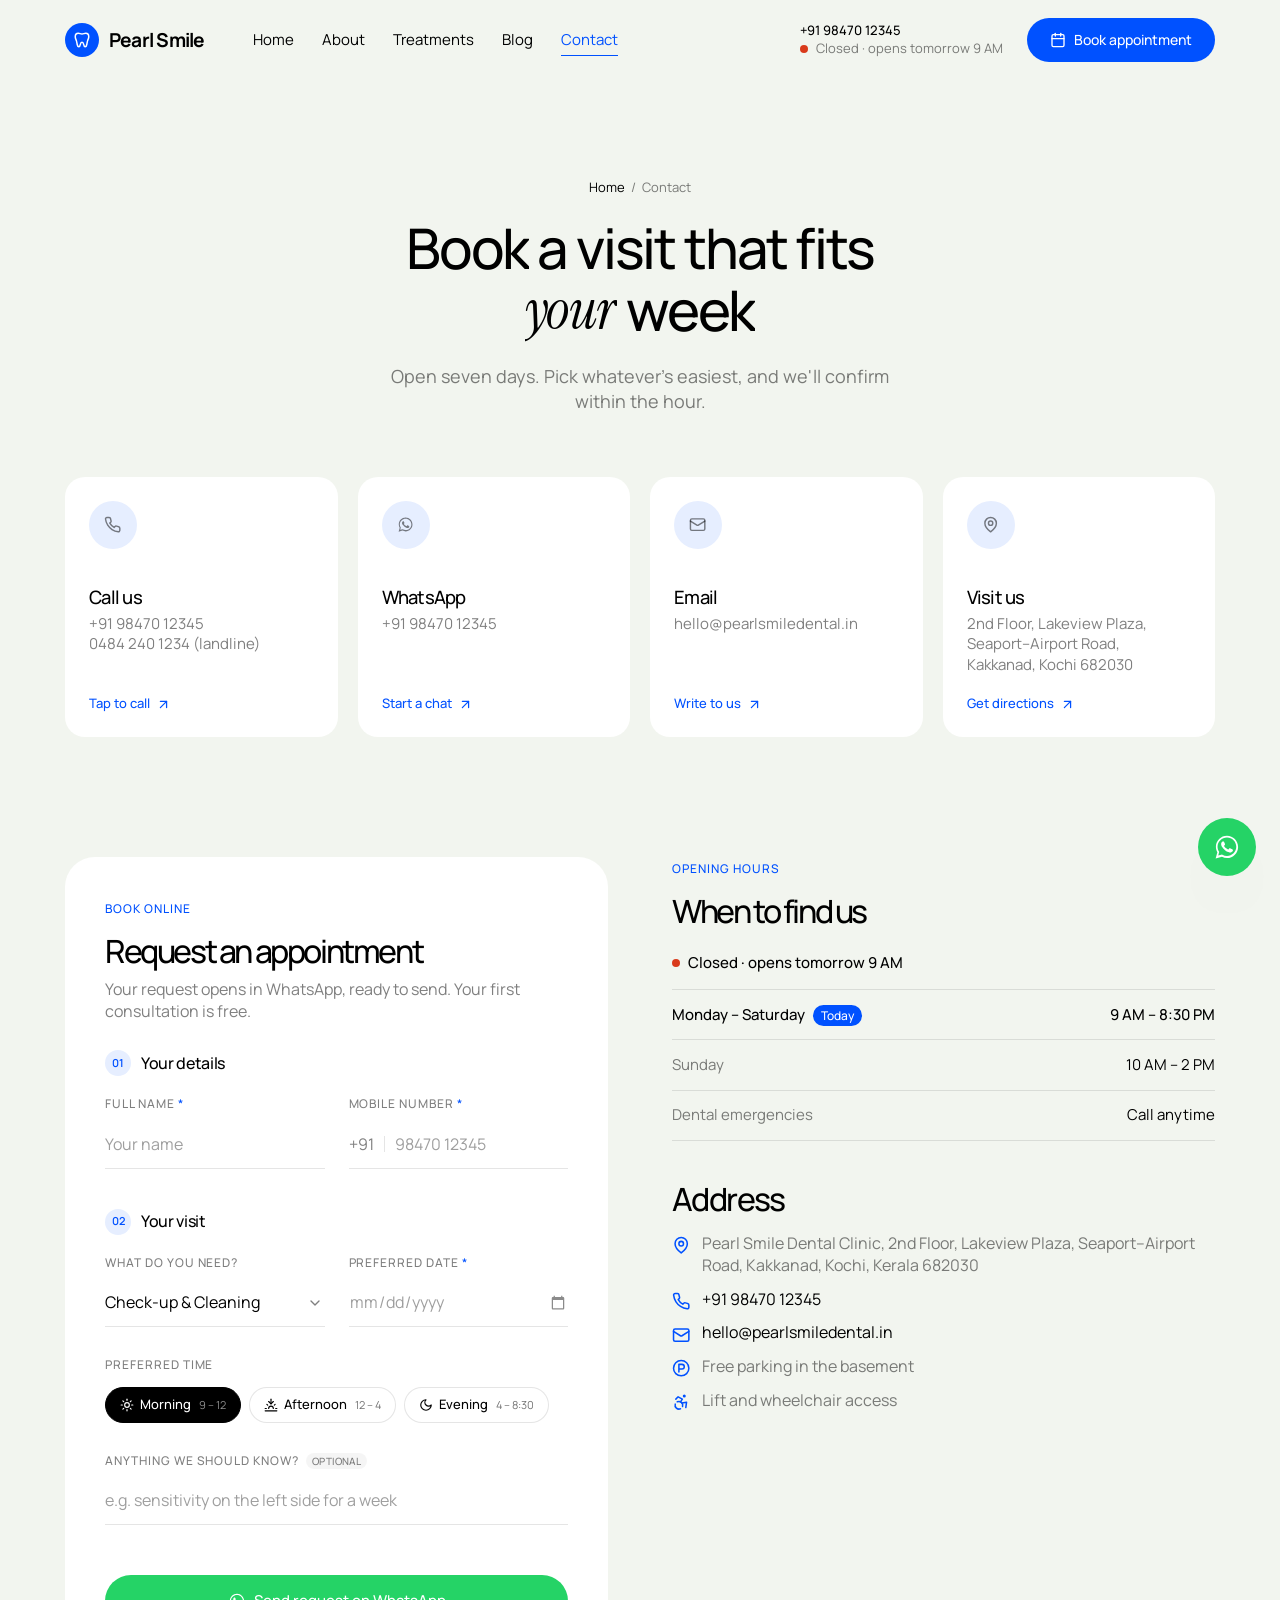
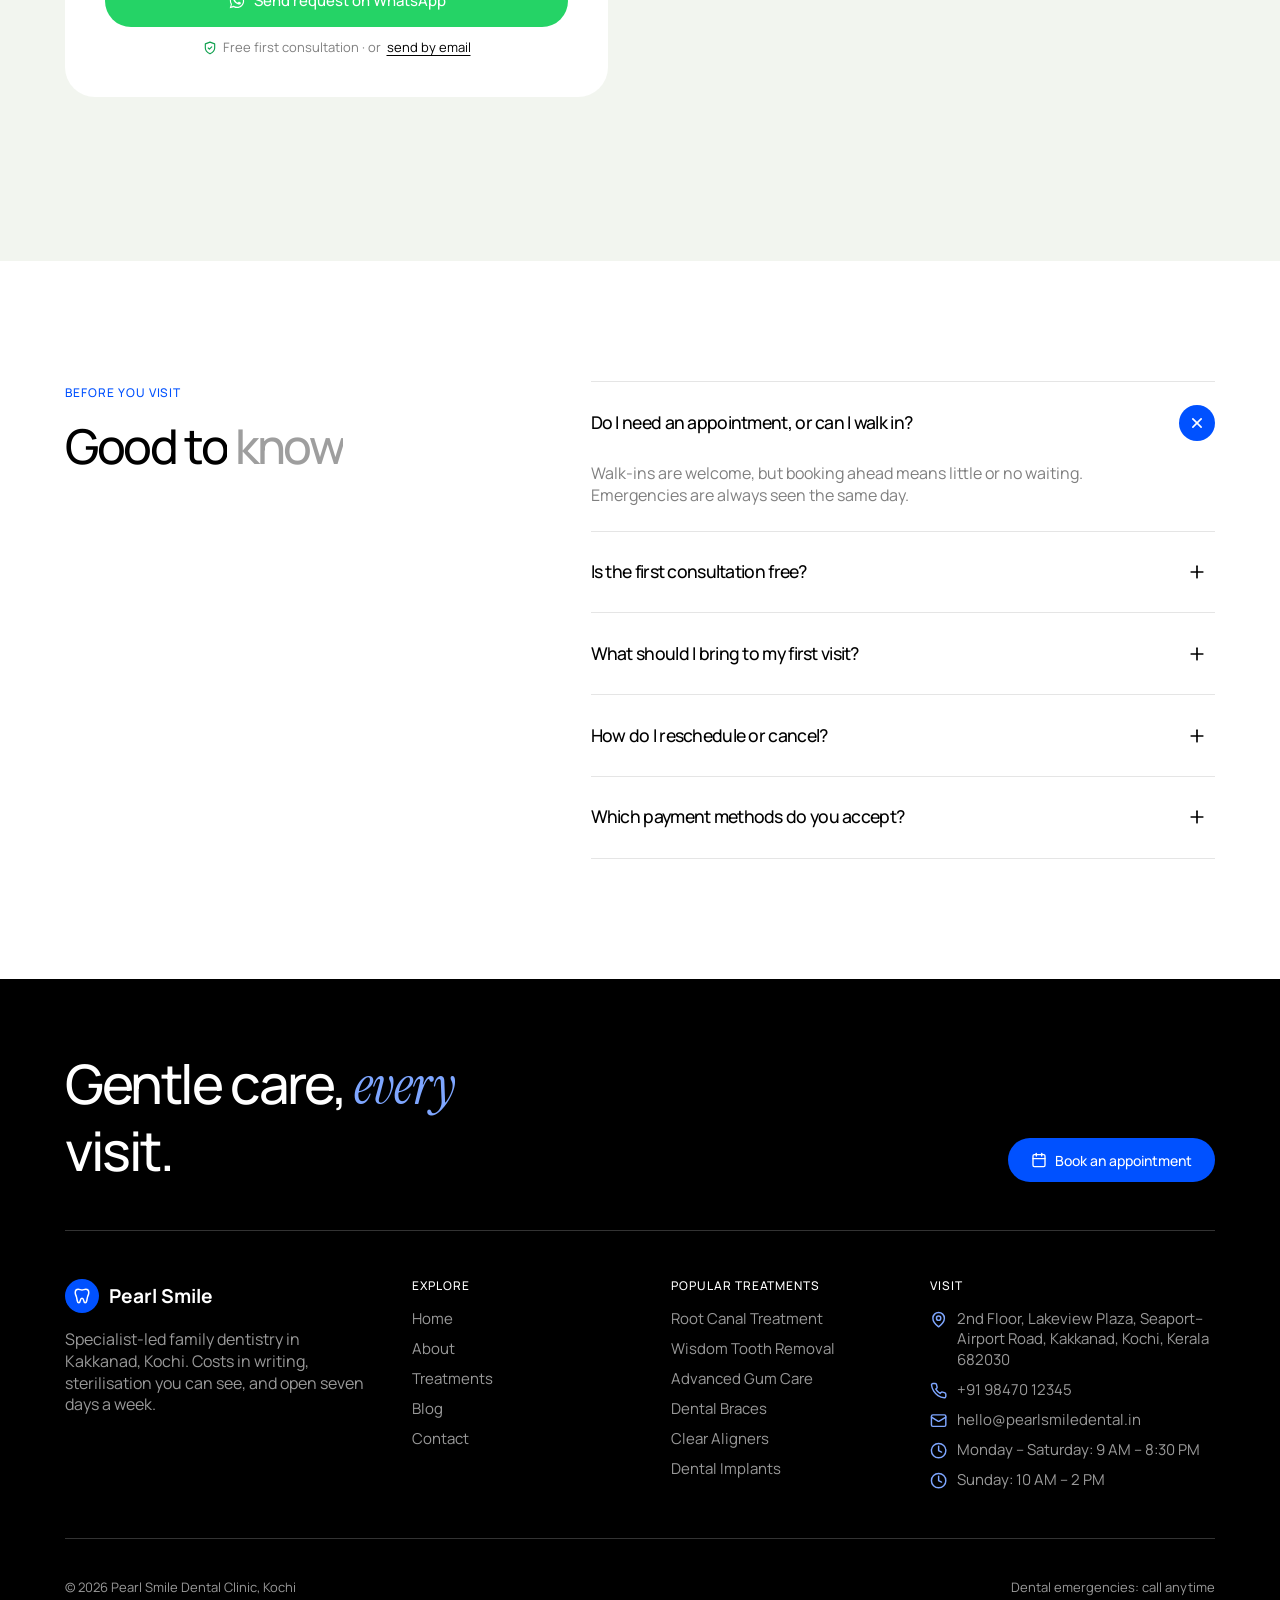
<file: contact.html>
<!DOCTYPE html>
<html lang="en">
<head>
  <meta charset="UTF-8">
  <meta name="viewport" content="width=device-width, initial-scale=1.0">
  <title>Contact &amp; Book | Pearl Smile Dental Clinic, Kochi</title>
  <meta name="description" content="Call, WhatsApp or email Pearl Smile Dental Clinic, Kakkanad, Kochi. Open 7 days. Address, opening hours, map and online booking.">
  <link rel="preconnect" href="https://fonts.googleapis.com">
  <link rel="preconnect" href="https://fonts.gstatic.com" crossorigin>
  <link href="https://fonts.googleapis.com/css2?family=Manrope:wght@400;500;600;700&family=Instrument+Serif:ital@0;1&display=swap" rel="stylesheet">
  <link rel="stylesheet" href="css/main.css">
  <script src="js/app.js" defer></script>
</head>
<body>

  <site-header></site-header>

  <main>
    <section class="page-hero">
      <div class="container">
        <nav class="breadcrumb" aria-label="Breadcrumb" data-animate="fade-up"><a href="index.html">Home</a> / <span>Contact</span></nav>
        <h1 data-split="load">Book a visit that fits <em class="accent">your</em> week</h1>
        <p class="lead" data-animate="fade-up" data-delay="300">Open seven days. Pick whatever's easiest, and we'll confirm within the hour.</p>
      </div>
    </section>

    <!-- One-tap contact options -->
    <section style="padding-top:0;padding-bottom:0">
      <div class="container grid grid-4" data-stagger>
        <a class="action-card" href="tel:+919847012345">
          <span class="icon-chip"><app-icon name="phone"></app-icon></span>
          <strong>Call us</strong>
          <span>+91 98470 12345<br>0484 240 1234 (landline)</span>
          <em>Tap to call <app-icon name="arrow-up-right"></app-icon></em>
        </a>
        <a class="action-card" href="https://wa.me/919847012345?text=Hi%2C%20I%20would%20like%20to%20book%20a%20dental%20appointment" target="_blank" rel="noopener">
          <span class="icon-chip"><app-icon name="whatsapp"></app-icon></span>
          <strong>WhatsApp</strong>
          <span>+91 98470 12345</span>
          <em>Start a chat <app-icon name="arrow-up-right"></app-icon></em>
        </a>
        <a class="action-card" href="mailto:hello@pearlsmiledental.in">
          <span class="icon-chip"><app-icon name="mail"></app-icon></span>
          <strong>Email</strong>
          <span>hello@pearlsmiledental.in</span>
          <em>Write to us <app-icon name="arrow-up-right"></app-icon></em>
        </a>
        <a class="action-card" href="https://www.google.com/maps/search/?api=1&amp;query=Kakkanad%2C%20Kochi%2C%20Kerala" target="_blank" rel="noopener">
          <span class="icon-chip"><app-icon name="map-pin"></app-icon></span>
          <strong>Visit us</strong>
          <span>2nd Floor, Lakeview Plaza, Seaport–Airport Road, Kakkanad, Kochi 682030</span>
          <em>Get directions <app-icon name="arrow-up-right"></app-icon></em>
        </a>
      </div>
    </section>

    <section id="book">
      <div class="container grid grid-2" style="align-items:start">
        <!-- Inline booking form (same component as the pop-up) -->
        <div class="panel" data-animate="fade-up">
          <span class="eyebrow">Book online</span>
          <h2 style="font-size:2rem;margin-bottom:.5rem">Request an appointment</h2>
          <p style="margin-bottom:1.75rem">Your request opens in WhatsApp, ready to send. Your first consultation is free.</p>
          <booking-form></booking-form>
        </div>

        <div data-animate="fade-up" data-delay="150">
          <span class="eyebrow">Opening hours</span>
          <h2 style="font-size:2rem;margin-bottom:1.25rem">When to find us</h2>
          <opening-hours></opening-hours>

          <h3 style="margin-top:2.5rem">Address</h3>
          <address>
            <ul class="info-list">
              <li><app-icon name="map-pin"></app-icon><span>Pearl Smile Dental Clinic, 2nd Floor, Lakeview Plaza, Seaport–Airport Road, Kakkanad, Kochi, Kerala 682030</span></li>
              <li><app-icon name="phone"></app-icon><a href="tel:+919847012345">+91 98470 12345</a></li>
              <li><app-icon name="mail"></app-icon><a href="mailto:hello@pearlsmiledental.in">hello@pearlsmiledental.in</a></li>
              <li><app-icon name="circle-parking"></app-icon><span>Free parking in the basement</span></li>
              <li><app-icon name="accessibility"></app-icon><span>Lift and wheelchair access</span></li>
            </ul>
          </address>

          <iframe class="map" title="Map to Pearl Smile Dental Clinic, Kakkanad" src="https://maps.google.com/maps?q=Kakkanad%2C%20Kochi%2C%20Kerala&amp;z=14&amp;output=embed" loading="lazy" referrerpolicy="no-referrer-when-downgrade"></iframe>
        </div>
      </div>
    </section>

    <!-- FAQ -->
    <section class="section-white">
      <div class="container faq-grid">
        <div>
          <span class="eyebrow">Before you visit</span>
          <h2 data-split>Good to <span class="dim">know</span></h2>
        </div>
        <div class="faq" data-stagger>
          <details name="faq" open>
            <summary>Do I need an appointment, or can I walk in? <app-icon name="plus"></app-icon></summary>
            <p>Walk-ins are welcome, but booking ahead means little or no waiting. Emergencies are always seen the same day.</p>
          </details>
          <details name="faq">
            <summary>Is the first consultation free? <app-icon name="plus"></app-icon></summary>
            <p>Yes. New patients get a free specialist consultation and a digital X-ray if needed.</p>
          </details>
          <details name="faq">
            <summary>What should I bring to my first visit? <app-icon name="plus"></app-icon></summary>
            <p>Any previous dental X-rays or reports, a list of medicines you take, and your insurance card if you have one.</p>
          </details>
          <details name="faq">
            <summary>How do I reschedule or cancel? <app-icon name="plus"></app-icon></summary>
            <p>Reply to your confirmation message on WhatsApp, or call us, ideally a few hours in advance.</p>
          </details>
          <details name="faq">
            <summary>Which payment methods do you accept? <app-icon name="plus"></app-icon></summary>
            <p>Cash, UPI (GPay, PhonePe, Paytm), all major cards, and no-cost EMI on treatments above ₹10,000.</p>
          </details>
        </div>
      </div>
    </section>
  </main>

  <site-footer></site-footer>
  <quick-actions></quick-actions>
  <booking-dialog></booking-dialog>


</body>
</html>
</file>
<file: css/main.css>
/* ==========================================================================
   main.css — master stylesheet (the only <link> in each page)
   Pulls in every page-level CSS module via native @import.

   Web Components do NOT use this file: their Shadow DOM is encapsulated,
   so each component adopts its own sheets from css/components/ (plus any
   css/shared/ modules it needs). Only the tokens in theme.css cross the
   shadow boundary, because CSS custom properties inherit.
   ========================================================================== */

/* Global tokens + base */
@import url("theme.css");
@import url("base.css");

/* Shared modules (also adopted by components that need them) */
@import url("shared/typography.css");
@import url("shared/layout.css");
@import url("shared/buttons.css");
@import url("shared/card.css");
@import url("shared/chips.css");

/* Page sections */
@import url("sections/hero.css");
@import url("sections/features.css");
@import url("sections/safety.css");
@import url("sections/services.css");
@import url("sections/stats.css");
@import url("sections/cta.css");
@import url("sections/blog.css");
@import url("sections/faq.css");
@import url("sections/contact.css");
@import url("sections/motion.css");
</file>
